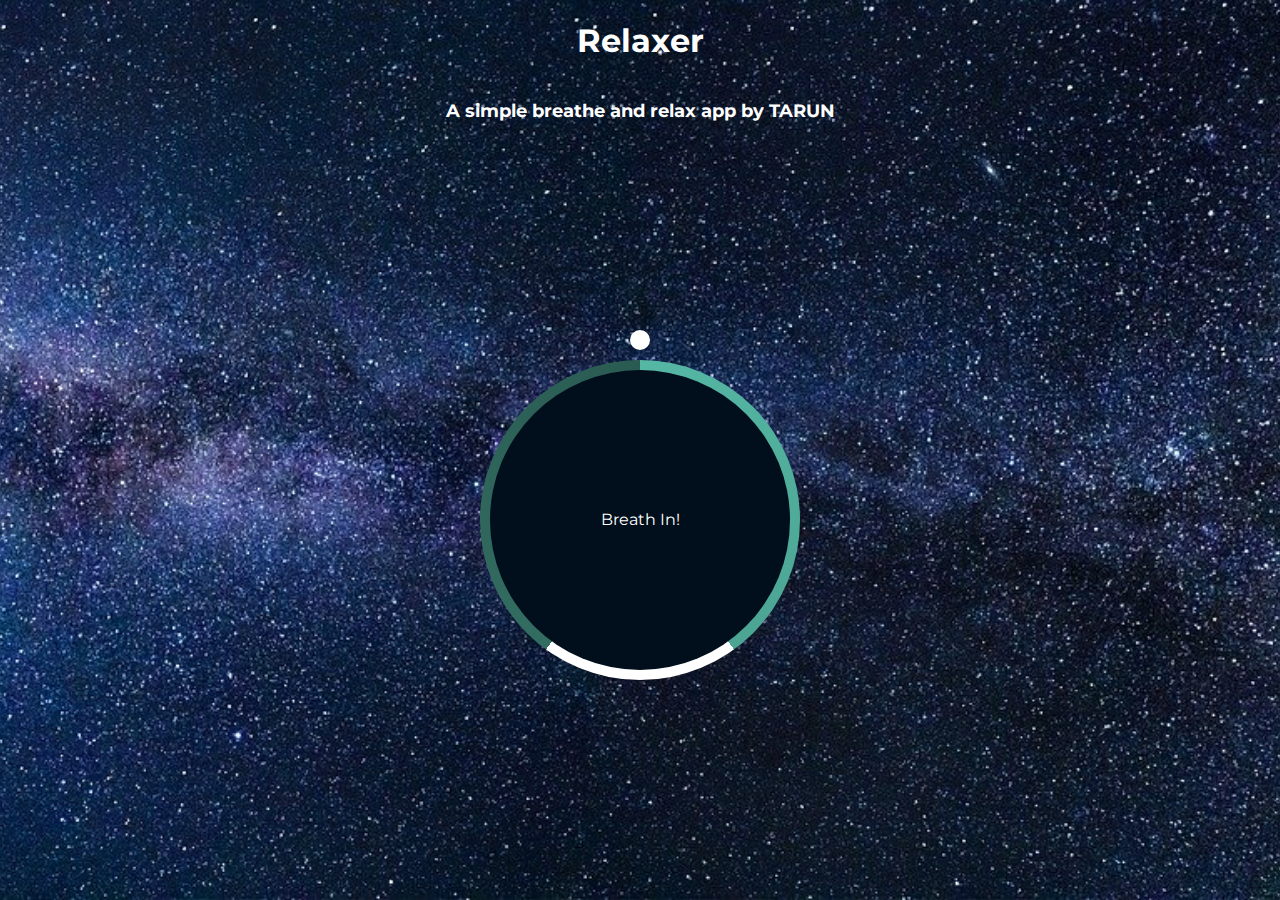
<file: index.html>
<!DOCTYPE html>
<html lang="en">
<head>
    <meta charset="UTF-8">
    <meta name="viewport" content="width=device-width, initial-scale=1.0">
    <title>Breathe & relax app</title>
    <link rel="stylesheet" href="style.css">
    <!-- <link rel="stylesheet" href="https://stackpath.bootstrapcdn.com/bootstrap/4.5.0/css/bootstrap.min.css" integrity="sha384-9aIt2nRpC12Uk9gS9baDl411NQApFmC26EwAOH8WgZl5MYYxFfc+NcPb1dKGj7Sk" crossorigin="anonymous"> -->
</head>
<body>
    <h1>Relaxer</h1>
    <h3 style="font-size: 2vh;">A simple breathe and relax app by TARUN</h3>
 
   <div class="container">
    <div class="circle"></div>

    <p id="text"></p>

    <div class="pointer-container">
        <div class="pointer"></div>
    </div>
    <div class="gradient-circle"></div>
   </div>

   <script src="main.js"></script>
</body>
</html>
</file>
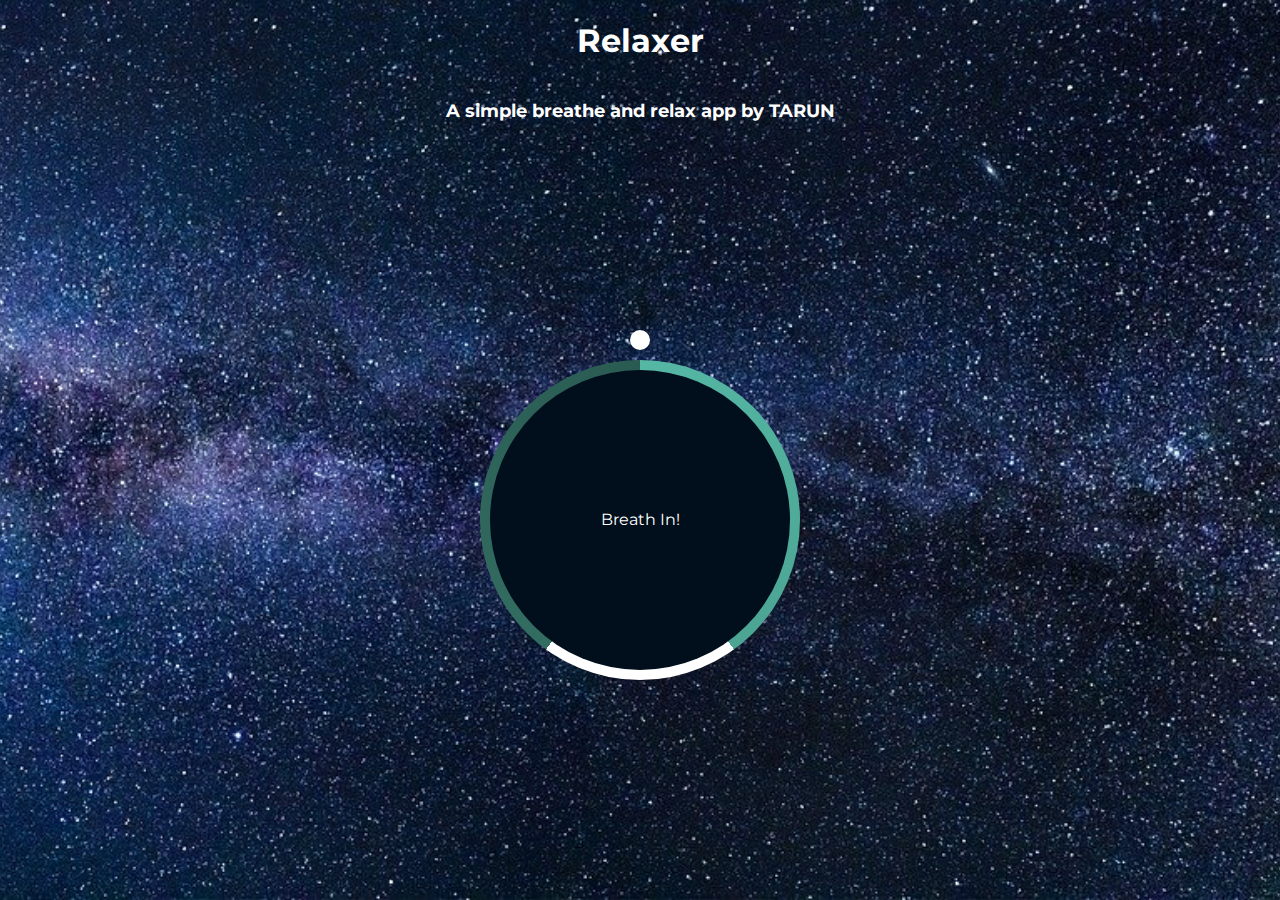
<file: index1.html>
<!DOCTYPE html>
<html lang="en">
<head>
    <meta charset="UTF-8">
    <meta name="viewport" content="width=device-width, initial-scale=1.0">
    <title>Breathe & relax app</title>
    <link rel="stylesheet" href="style1.css">
    <!-- <link rel="stylesheet" href="https://stackpath.bootstrapcdn.com/bootstrap/4.5.0/css/bootstrap.min.css" integrity="sha384-9aIt2nRpC12Uk9gS9baDl411NQApFmC26EwAOH8WgZl5MYYxFfc+NcPb1dKGj7Sk" crossorigin="anonymous"> -->
</head>
<body>
    <h1>Relaxer</h1>
    <h3 style="font-size: 2vh;">A simple breathe and relax app by TARUN</h3>
 
   <div class="container">
    <div class="circle"></div>

    <p id="text"></p>

    <div class="pointer-container">
        <div class="pointer"></div>
    </div>
    <div class="gradient-circle"></div>
   </div>

   <script src="main1.js"></script>
</body>
</html>
</file>
<file: style.css>
@import url('https://fonts.googleapis.com/css?family=Montserrat&display=swap');

*{
    box-sizing: border-box;
}
body{
    background: rgba(0, 0, 0, 1.1) url('milky-way-2695569_960_720.jpg') repeat center center/cover;
    color: #fff;
    font-family: 'Montserrat',sans-serif;
    min-height: 100vh;
    overflow: hidden;
    display: flex;
    flex-direction: column;
    align-items: center;
    margin: 0;
}
.container{
  display: flex;
  align-items: center;
  justify-content: center;
  height: 300px;
  width: 300px;
  margin: auto;
  position: relative;
  transform: scale(1);
}
.gradient-circle{
    background: conic-gradient(
        #55b7a4 0%,
        #4ca493 40%,
        #fff 40%,
        #fff 60%,
        #336d62 60%,
        #2a5b52 100%
    );
    height: 320px;
    width: 320px;
    top: -10px;
    left: -10px;
    z-index: -2;
    border-radius: 50%;
    position: absolute;
}
.circle{
    background-color: #010f1c;
    height: 100%;
    width: 100%;
    position: absolute;
    top: 0;
    left: 0;
    z-index: -1;
    border-radius: 50%;
}
.pointer-container{
    /* background-color: red; */
    animation: rotate 7.5s linear forwards infinite;
    transform-origin: bottom center;
    position: absolute;
    top: -40px;
    left: 140px;
    width: 20px;
    height: 190px;

}
.container.grow{
    animation: grow 3s forwards linear ;
}
.container.shrink{
    animation: shrink 3s forwards linear ;
}
.pointer{
    background-color: #fff;
    border-radius: 50%;
    height: 20px;
    width: 20px;
    display: block;
}
@keyframes rotate{
    from{
     transform: rotate(0deg);
    }
    to{
        transform: rotate(360deg);
    }
}
@keyframes grow{
    from{
     transform: scale(1);
    }
    to{
        transform: scale(1.2);
    }
}
@keyframes shrink{
    from{
     transform: scale(1.2);
    }
    to{
        transform: scale(1);
    }
}
@media(max-width:380px){
body{
    width: 100%;
    
}
}
</file>
<file: style1.css>
@import url('https://fonts.googleapis.com/css?family=Montserrat&display=swap');

*{
    box-sizing: border-box;
}
body{
    background: rgba(0, 0, 0, 1.1) url('milky-way-2695569_960_720.jpg') repeat center center/cover;
    color: #fff;
    font-family: 'Montserrat',sans-serif;
    min-height: 100vh;
    overflow: hidden;
    display: flex;
    flex-direction: column;
    align-items: center;
    margin: 0;
}
.container{
  display: flex;
  align-items: center;
  justify-content: center;
  height: 300px;
  width: 300px;
  margin: auto;
  position: relative;
  transform: scale(1);
}
.gradient-circle{
    background: conic-gradient(
        #55b7a4 0%,
        #4ca493 40%,
        #fff 40%,
        #fff 60%,
        #336d62 60%,
        #2a5b52 100%
    );
    height: 320px;
    width: 320px;
    top: -10px;
    left: -10px;
    z-index: -2;
    border-radius: 50%;
    position: absolute;
}
.circle{
    background-color: #010f1c;
    height: 100%;
    width: 100%;
    position: absolute;
    top: 0;
    left: 0;
    z-index: -1;
    border-radius: 50%;
}
.pointer-container{
    /* background-color: red; */
    animation: rotate 7.5s linear forwards infinite;
    transform-origin: bottom center;
    position: absolute;
    top: -40px;
    left: 140px;
    width: 20px;
    height: 190px;

}
.container.grow{
    animation: grow 3s forwards linear ;
}
.container.shrink{
    animation: shrink 3s forwards linear ;
}
.pointer{
    background-color: #fff;
    border-radius: 50%;
    height: 20px;
    width: 20px;
    display: block;
}
@keyframes rotate{
    from{
     transform: rotate(0deg);
    }
    to{
        transform: rotate(360deg);
    }
}
@keyframes grow{
    from{
     transform: scale(1);
    }
    to{
        transform: scale(1.2);
    }
}
@keyframes shrink{
    from{
     transform: scale(1.2);
    }
    to{
        transform: scale(1);
    }
}
@media(max-width:380px){
body{
    width: 100%;
    
}
}
</file>
